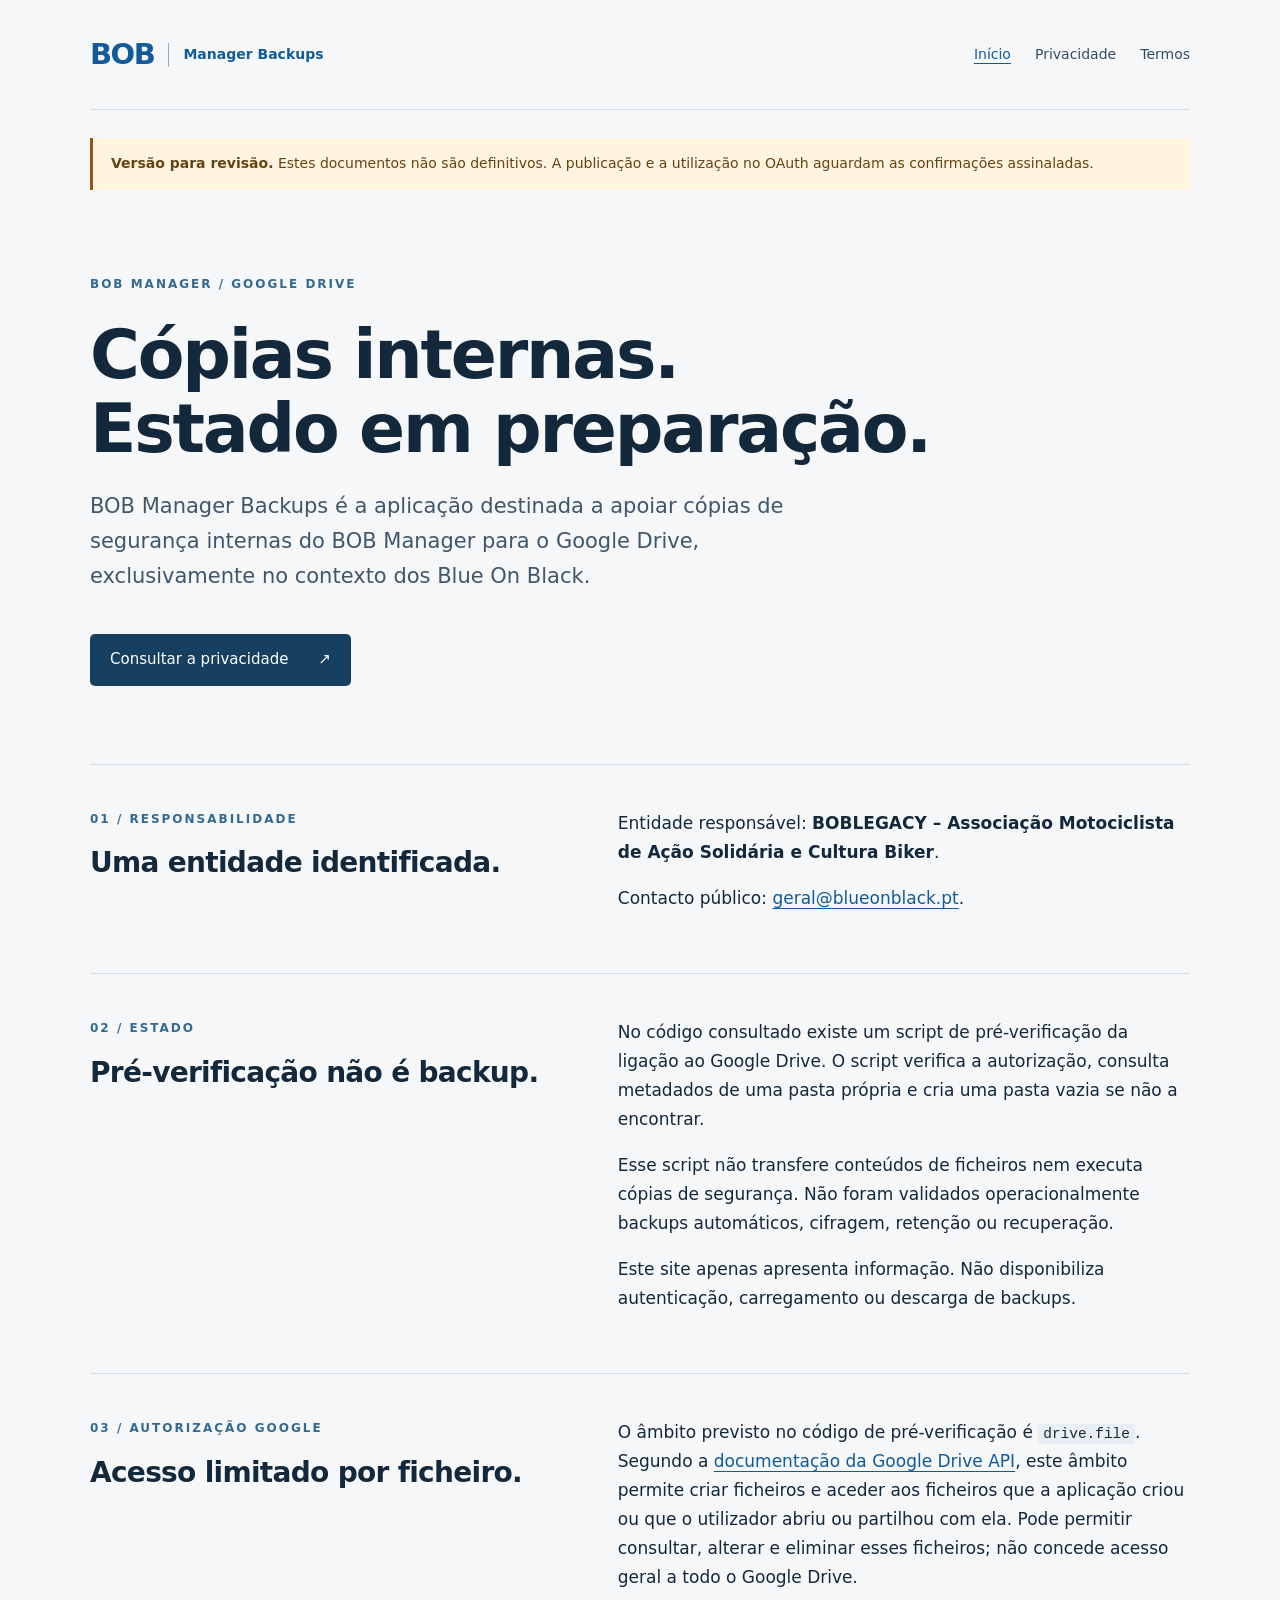
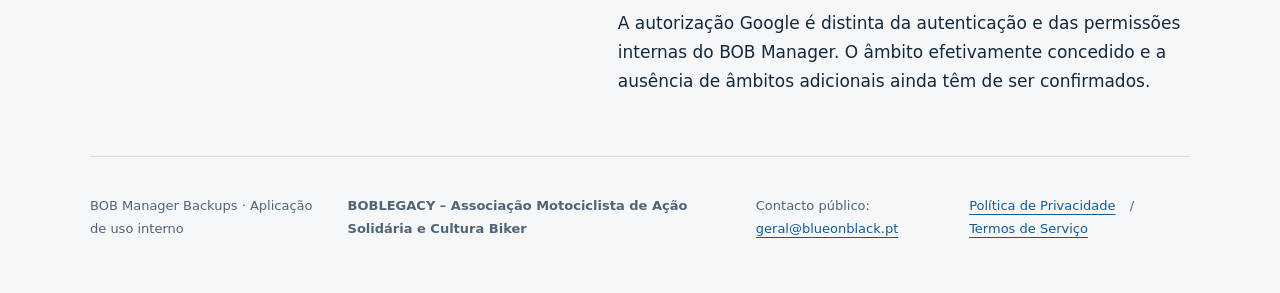
<file: docs/index.html>
<!doctype html>
<html lang="pt-PT">
<head>
  <meta charset="utf-8">
  <meta name="viewport" content="width=device-width, initial-scale=1">
  <meta name="robots" content="noindex, nofollow">
  <meta name="description" content="Informação para revisão sobre BOB Manager Backups, aplicação interna da BOBLEGACY para cópias de segurança no Google Drive.">
  <title>Apresentação · BOB Manager Backups</title>
  <link rel="stylesheet" href="./assets/style.css">
</head>
<body>
  <a class="skip" href="#conteudo">Saltar para o conteúdo</a>
  <header class="wrap">
    <a class="brand" href="./">BOB<span>Manager Backups</span></a>
    <nav aria-label="Navegação principal">
      <a href="./" aria-current="page">Início</a>
      <a href="./privacidade/">Privacidade</a>
      <a href="./termos/">Termos</a>
    </nav>
  </header>
  <main id="conteudo" class="wrap">
    <aside class="notice" aria-label="Estado do documento">
      <strong>Versão para revisão.</strong>
      Estes documentos não são definitivos. A publicação e a utilização no OAuth aguardam as confirmações assinaladas.
    </aside>
    <section class="hero">
      <p class="eyebrow">BOB MANAGER / GOOGLE DRIVE</p>
      <h1>Cópias internas.<br>Estado em preparação.</h1>
      <p class="lead">BOB Manager Backups é a aplicação destinada a apoiar cópias de segurança internas do BOB Manager para o Google Drive, exclusivamente no contexto dos Blue On Black.</p>
      <a class="button" href="./privacidade/">Consultar a privacidade <span aria-hidden="true">↗</span></a>
    </section>
    <section class="details" aria-labelledby="responsavel">
      <div>
        <p class="eyebrow">01 / RESPONSABILIDADE</p>
        <h2 id="responsavel">Uma entidade identificada.</h2>
      </div>
      <div>
        <p>Entidade responsável: <strong>BOBLEGACY – Associação Motociclista de Ação Solidária e Cultura Biker</strong>.</p>
        <p>Contacto público: <a href="mailto:geral@blueonblack.pt">geral@blueonblack.pt</a>.</p>
      </div>
    </section>
    <section class="details" aria-labelledby="estado">
      <div>
        <p class="eyebrow">02 / ESTADO</p>
        <h2 id="estado">Pré-verificação não é backup.</h2>
      </div>
      <div>
        <p>No código consultado existe um script de pré-verificação da ligação ao Google Drive. O script verifica a autorização, consulta metadados de uma pasta própria e cria uma pasta vazia se não a encontrar.</p>
        <p>Esse script não transfere conteúdos de ficheiros nem executa cópias de segurança. Não foram validados operacionalmente backups automáticos, cifragem, retenção ou recuperação.</p>
        <p>Este site apenas apresenta informação. Não disponibiliza autenticação, carregamento ou descarga de backups.</p>
      </div>
    </section>
    <section class="details" aria-labelledby="permissao">
      <div>
        <p class="eyebrow">03 / AUTORIZAÇÃO GOOGLE</p>
        <h2 id="permissao">Acesso limitado por ficheiro.</h2>
      </div>
      <div>
        <p>O âmbito previsto no código de pré-verificação é <code>drive.file</code>. Segundo a <a href="https://developers.google.com/workspace/drive/api/guides/api-specific-auth">documentação da Google Drive API</a>, este âmbito permite criar ficheiros e aceder aos ficheiros que a aplicação criou ou que o utilizador abriu ou partilhou com ela. Pode permitir consultar, alterar e eliminar esses ficheiros; não concede acesso geral a todo o Google Drive.</p>
        <p>A autorização Google é distinta da autenticação e das permissões internas do BOB Manager. O âmbito efetivamente concedido e a ausência de âmbitos adicionais ainda têm de ser confirmados.</p>
      </div>
    </section>
  </main>
  <footer class="wrap">
    <p>BOB Manager Backups · Aplicação de uso interno</p>
    <p><strong>BOBLEGACY – Associação Motociclista de Ação Solidária e Cultura Biker</strong></p>
    <p>Contacto público: <a href="mailto:geral@blueonblack.pt">geral@blueonblack.pt</a></p>
    <p><a href="./privacidade/">Política de Privacidade</a> <span aria-hidden="true">/</span> <a href="./termos/">Termos de Serviço</a></p>
  </footer>
</body>
</html>
</file>
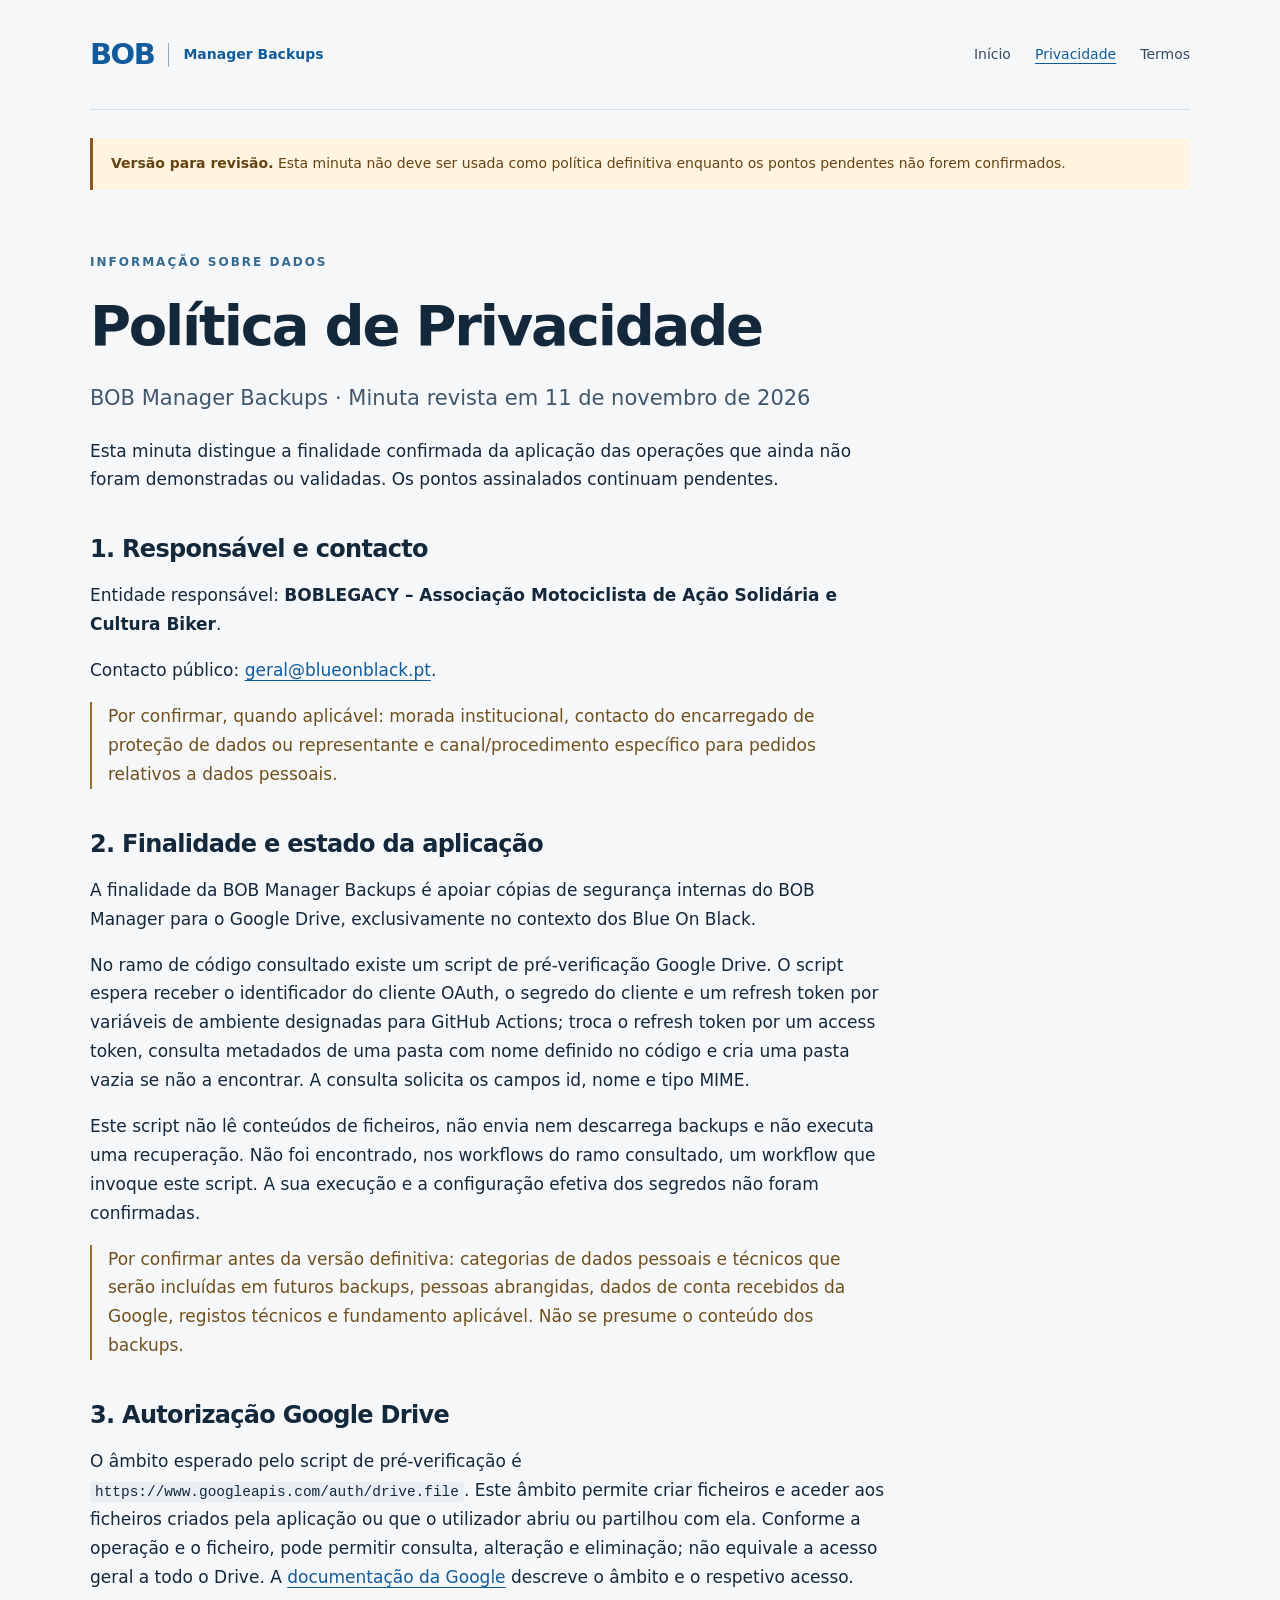
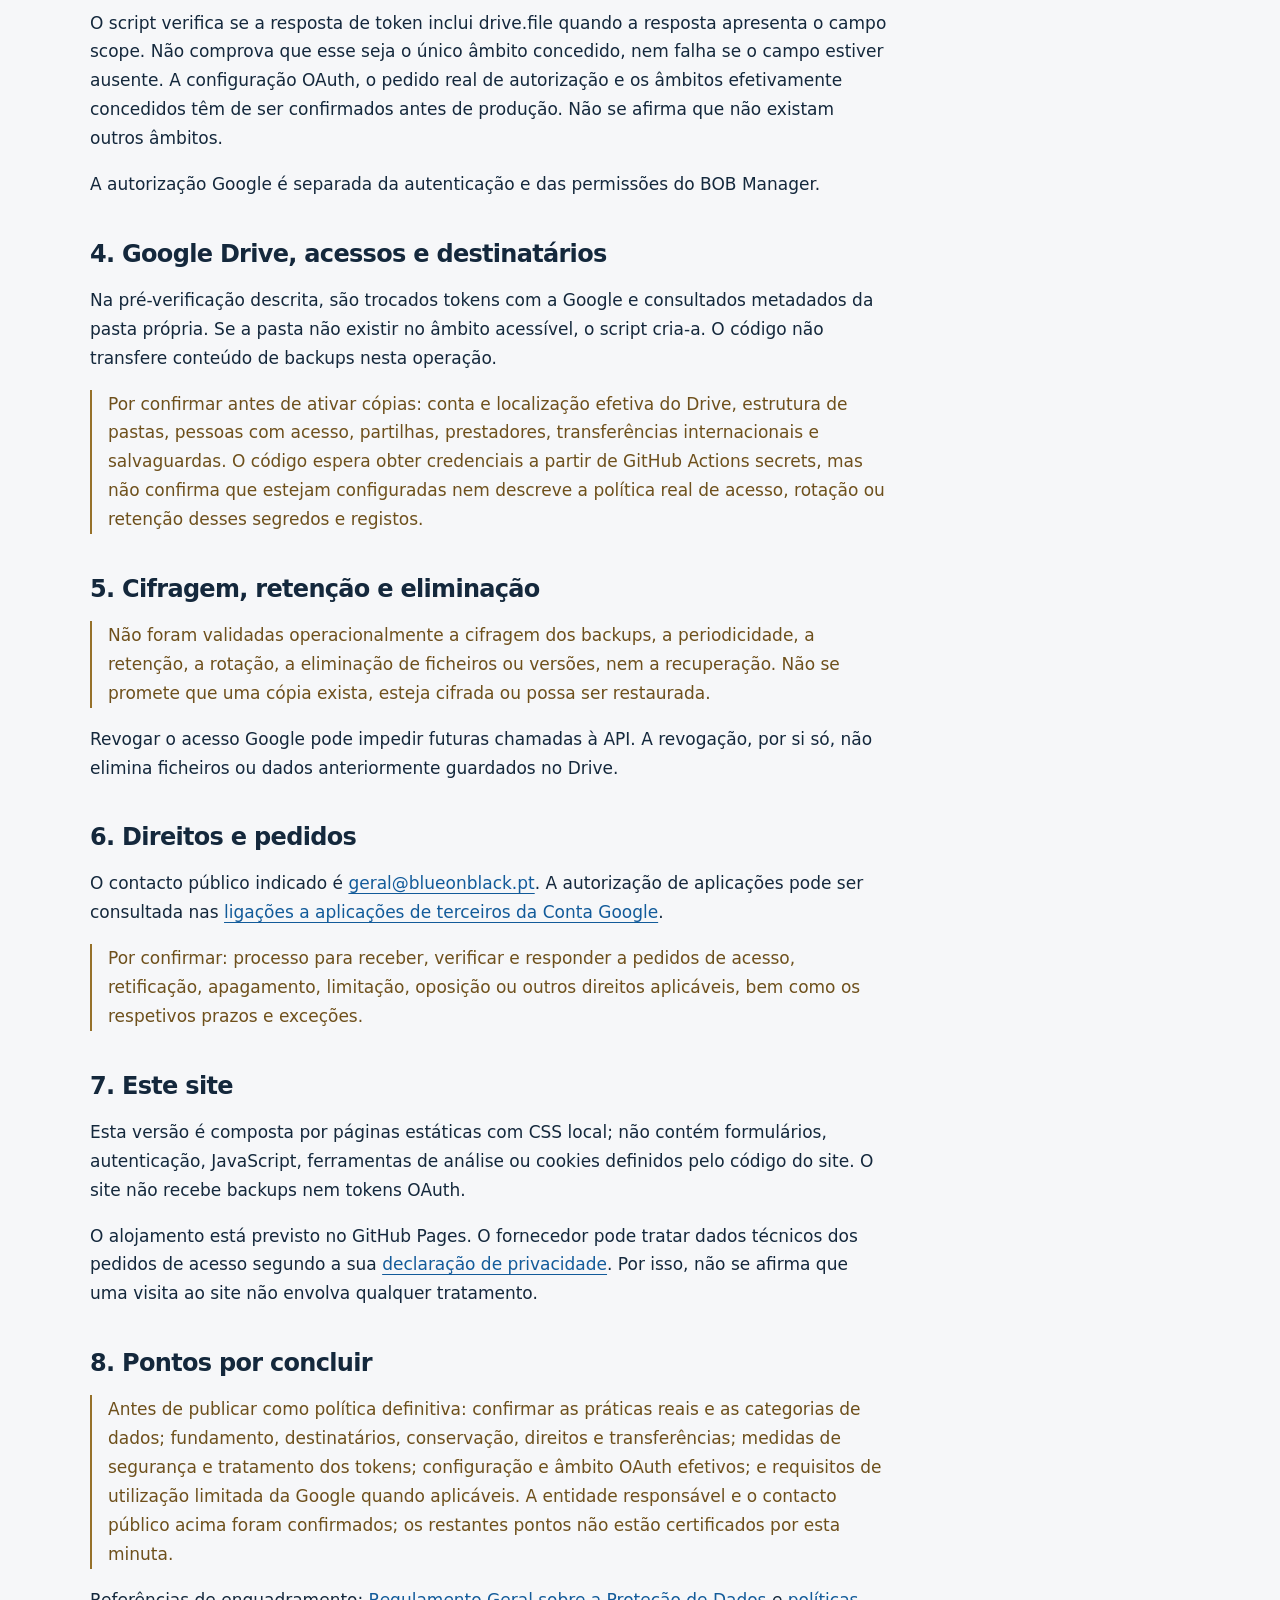
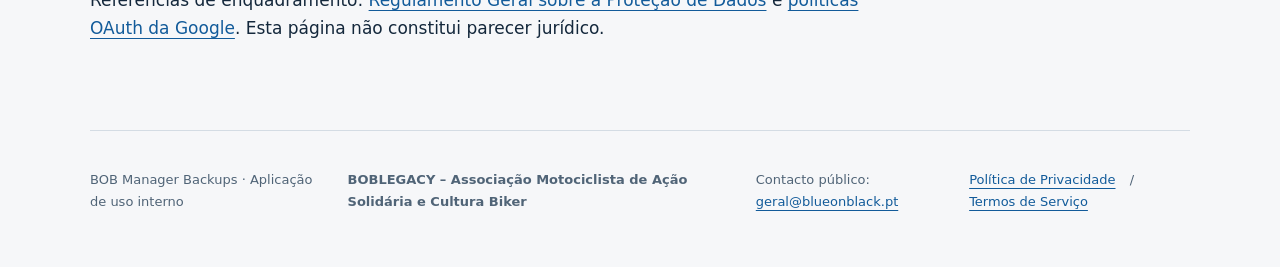
<file: docs/privacidade/index.html>
<!doctype html>
<html lang="pt-PT">
<head>
  <meta charset="utf-8">
  <meta name="viewport" content="width=device-width, initial-scale=1">
  <meta name="robots" content="noindex, nofollow">
  <meta name="description" content="Minuta de privacidade para revisão da aplicação interna BOB Manager Backups.">
  <title>Política de Privacidade · BOB Manager Backups</title>
  <link rel="stylesheet" href="../assets/style.css">
</head>
<body>
  <a class="skip" href="#conteudo">Saltar para o conteúdo</a>
  <header class="wrap">
    <a class="brand" href="../">BOB<span>Manager Backups</span></a>
    <nav aria-label="Navegação principal">
      <a href="../">Início</a>
      <a href="../privacidade/" aria-current="page">Privacidade</a>
      <a href="../termos/">Termos</a>
    </nav>
  </header>
  <main id="conteudo" class="wrap">
    <aside class="notice" aria-label="Estado do documento">
      <strong>Versão para revisão.</strong>
      Esta minuta não deve ser usada como política definitiva enquanto os pontos pendentes não forem confirmados.
    </aside>
    <article class="legal">
      <p class="eyebrow">INFORMAÇÃO SOBRE DADOS</p>
      <h1>Política de Privacidade</h1>
      <p class="lead">BOB Manager Backups · Minuta revista em 11 de novembro de 2026</p>
      <p>Esta minuta distingue a finalidade confirmada da aplicação das operações que ainda não foram demonstradas ou validadas. Os pontos assinalados continuam pendentes.</p>

      <h2>1. Responsável e contacto</h2>
      <p>Entidade responsável: <strong>BOBLEGACY – Associação Motociclista de Ação Solidária e Cultura Biker</strong>.</p>
      <p>Contacto público: <a href="mailto:geral@blueonblack.pt">geral@blueonblack.pt</a>.</p>
      <p class="pending">Por confirmar, quando aplicável: morada institucional, contacto do encarregado de proteção de dados ou representante e canal/procedimento específico para pedidos relativos a dados pessoais.</p>

      <h2>2. Finalidade e estado da aplicação</h2>
      <p>A finalidade da BOB Manager Backups é apoiar cópias de segurança internas do BOB Manager para o Google Drive, exclusivamente no contexto dos Blue On Black.</p>
      <p>No ramo de código consultado existe um script de pré-verificação Google Drive. O script espera receber o identificador do cliente OAuth, o segredo do cliente e um refresh token por variáveis de ambiente designadas para GitHub Actions; troca o refresh token por um access token, consulta metadados de uma pasta com nome definido no código e cria uma pasta vazia se não a encontrar. A consulta solicita os campos id, nome e tipo MIME.</p>
      <p>Este script não lê conteúdos de ficheiros, não envia nem descarrega backups e não executa uma recuperação. Não foi encontrado, nos workflows do ramo consultado, um workflow que invoque este script. A sua execução e a configuração efetiva dos segredos não foram confirmadas.</p>
      <p class="pending">Por confirmar antes da versão definitiva: categorias de dados pessoais e técnicos que serão incluídas em futuros backups, pessoas abrangidas, dados de conta recebidos da Google, registos técnicos e fundamento aplicável. Não se presume o conteúdo dos backups.</p>

      <h2>3. Autorização Google Drive</h2>
      <p>O âmbito esperado pelo script de pré-verificação é <code>https://www.googleapis.com/auth/drive.file</code>. Este âmbito permite criar ficheiros e aceder aos ficheiros criados pela aplicação ou que o utilizador abriu ou partilhou com ela. Conforme a operação e o ficheiro, pode permitir consulta, alteração e eliminação; não equivale a acesso geral a todo o Drive. A <a href="https://developers.google.com/workspace/drive/api/guides/api-specific-auth">documentação da Google</a> descreve o âmbito e o respetivo acesso.</p>
      <p>O script verifica se a resposta de token inclui drive.file quando a resposta apresenta o campo scope. Não comprova que esse seja o único âmbito concedido, nem falha se o campo estiver ausente. A configuração OAuth, o pedido real de autorização e os âmbitos efetivamente concedidos têm de ser confirmados antes de produção. Não se afirma que não existam outros âmbitos.</p>
      <p>A autorização Google é separada da autenticação e das permissões do BOB Manager.</p>

      <h2>4. Google Drive, acessos e destinatários</h2>
      <p>Na pré-verificação descrita, são trocados tokens com a Google e consultados metadados da pasta própria. Se a pasta não existir no âmbito acessível, o script cria-a. O código não transfere conteúdo de backups nesta operação.</p>
      <p class="pending">Por confirmar antes de ativar cópias: conta e localização efetiva do Drive, estrutura de pastas, pessoas com acesso, partilhas, prestadores, transferências internacionais e salvaguardas. O código espera obter credenciais a partir de GitHub Actions secrets, mas não confirma que estejam configuradas nem descreve a política real de acesso, rotação ou retenção desses segredos e registos.</p>

      <h2>5. Cifragem, retenção e eliminação</h2>
      <p class="pending">Não foram validadas operacionalmente a cifragem dos backups, a periodicidade, a retenção, a rotação, a eliminação de ficheiros ou versões, nem a recuperação. Não se promete que uma cópia exista, esteja cifrada ou possa ser restaurada.</p>
      <p>Revogar o acesso Google pode impedir futuras chamadas à API. A revogação, por si só, não elimina ficheiros ou dados anteriormente guardados no Drive.</p>

      <h2>6. Direitos e pedidos</h2>
      <p>O contacto público indicado é <a href="mailto:geral@blueonblack.pt">geral@blueonblack.pt</a>. A autorização de aplicações pode ser consultada nas <a href="https://myaccount.google.com/connections">ligações a aplicações de terceiros da Conta Google</a>.</p>
      <p class="pending">Por confirmar: processo para receber, verificar e responder a pedidos de acesso, retificação, apagamento, limitação, oposição ou outros direitos aplicáveis, bem como os respetivos prazos e exceções.</p>

      <h2>7. Este site</h2>
      <p>Esta versão é composta por páginas estáticas com CSS local; não contém formulários, autenticação, JavaScript, ferramentas de análise ou cookies definidos pelo código do site. O site não recebe backups nem tokens OAuth.</p>
      <p>O alojamento está previsto no GitHub Pages. O fornecedor pode tratar dados técnicos dos pedidos de acesso segundo a sua <a href="https://docs.github.com/en/site-policy/privacy-policies/github-general-privacy-statement">declaração de privacidade</a>. Por isso, não se afirma que uma visita ao site não envolva qualquer tratamento.</p>

      <h2>8. Pontos por concluir</h2>
      <p class="pending">Antes de publicar como política definitiva: confirmar as práticas reais e as categorias de dados; fundamento, destinatários, conservação, direitos e transferências; medidas de segurança e tratamento dos tokens; configuração e âmbito OAuth efetivos; e requisitos de utilização limitada da Google quando aplicáveis. A entidade responsável e o contacto público acima foram confirmados; os restantes pontos não estão certificados por esta minuta.</p>
      <p>Referências de enquadramento: <a href="https://eur-lex.europa.eu/eli/reg/2016/679/oj/eng/">Regulamento Geral sobre a Proteção de Dados</a> e <a href="https://developers.google.com/identity/protocols/oauth2/policies">políticas OAuth da Google</a>. Esta página não constitui parecer jurídico.</p>
    </article>
  </main>
  <footer class="wrap">
    <p>BOB Manager Backups · Aplicação de uso interno</p>
    <p><strong>BOBLEGACY – Associação Motociclista de Ação Solidária e Cultura Biker</strong></p>
    <p>Contacto público: <a href="mailto:geral@blueonblack.pt">geral@blueonblack.pt</a></p>
    <p><a href="../privacidade/">Política de Privacidade</a> <span aria-hidden="true">/</span> <a href="../termos/">Termos de Serviço</a></p>
  </footer>
</body>
</html>
</file>
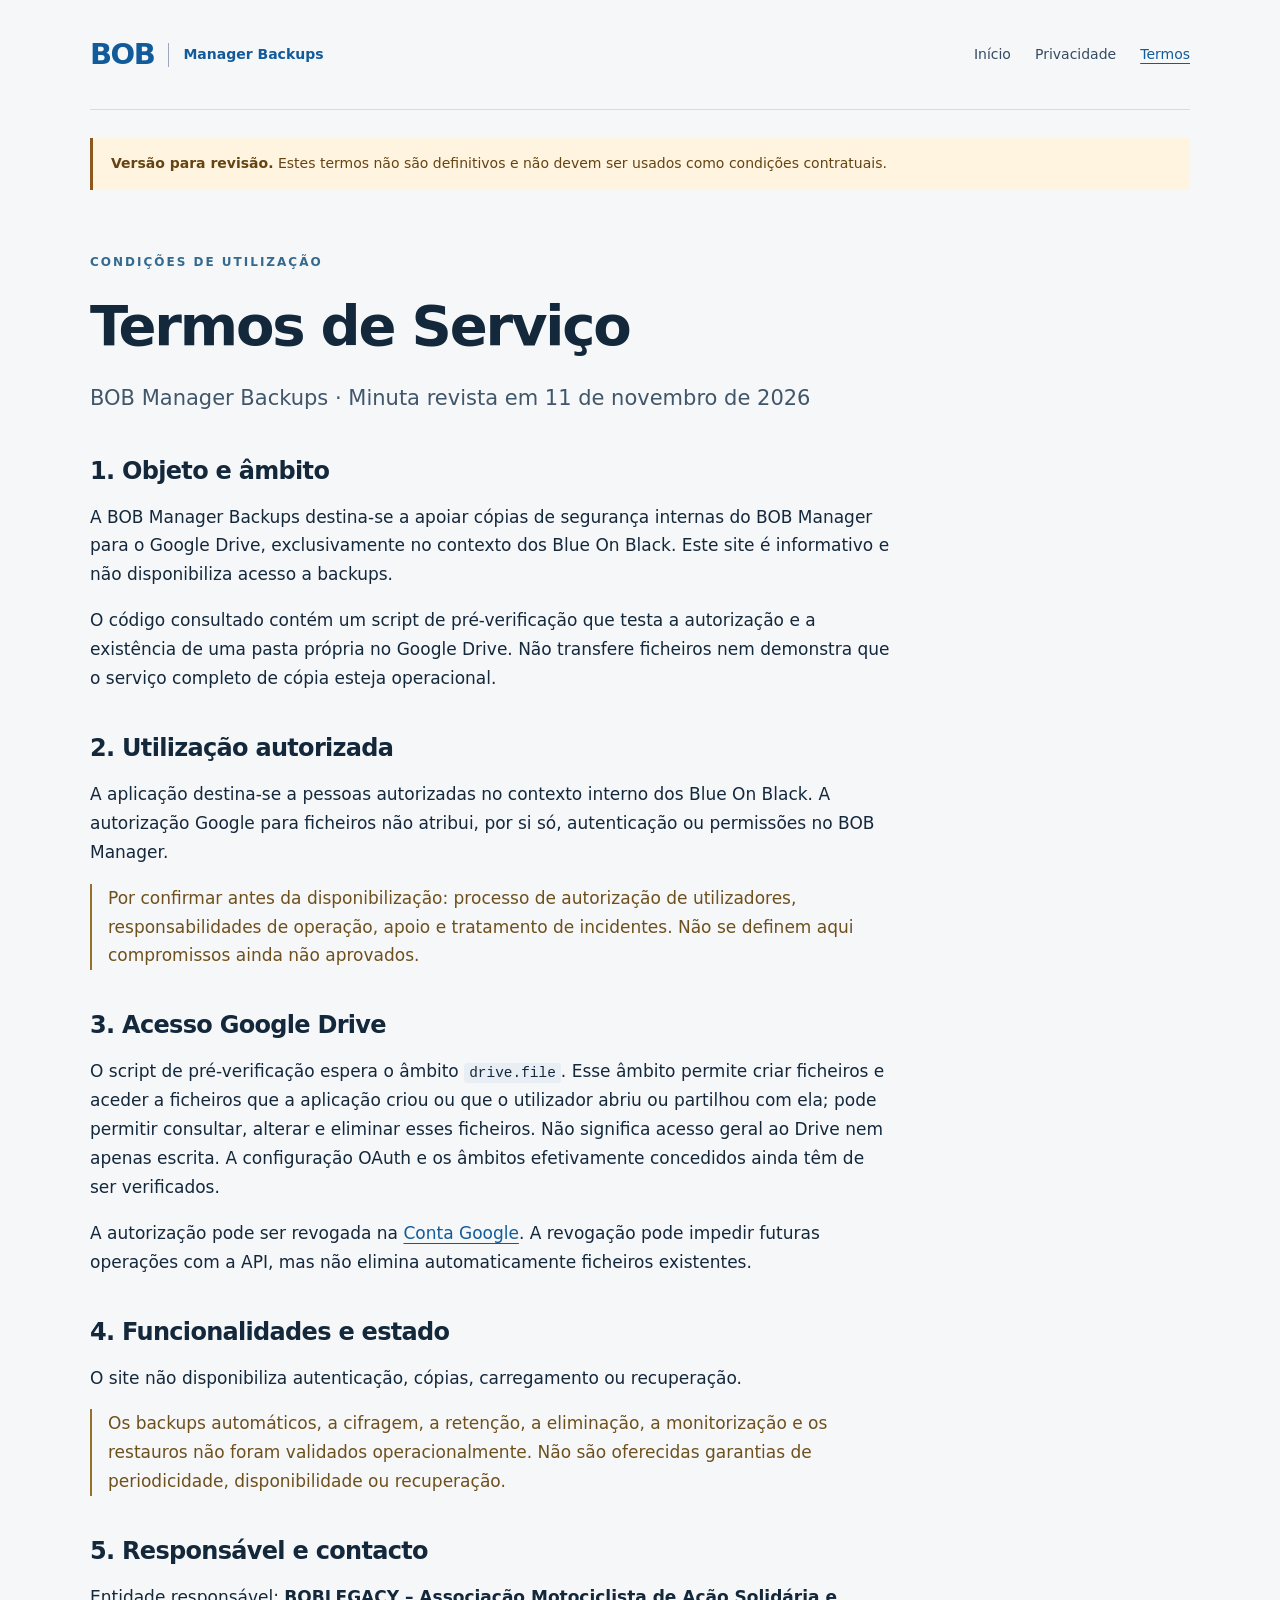
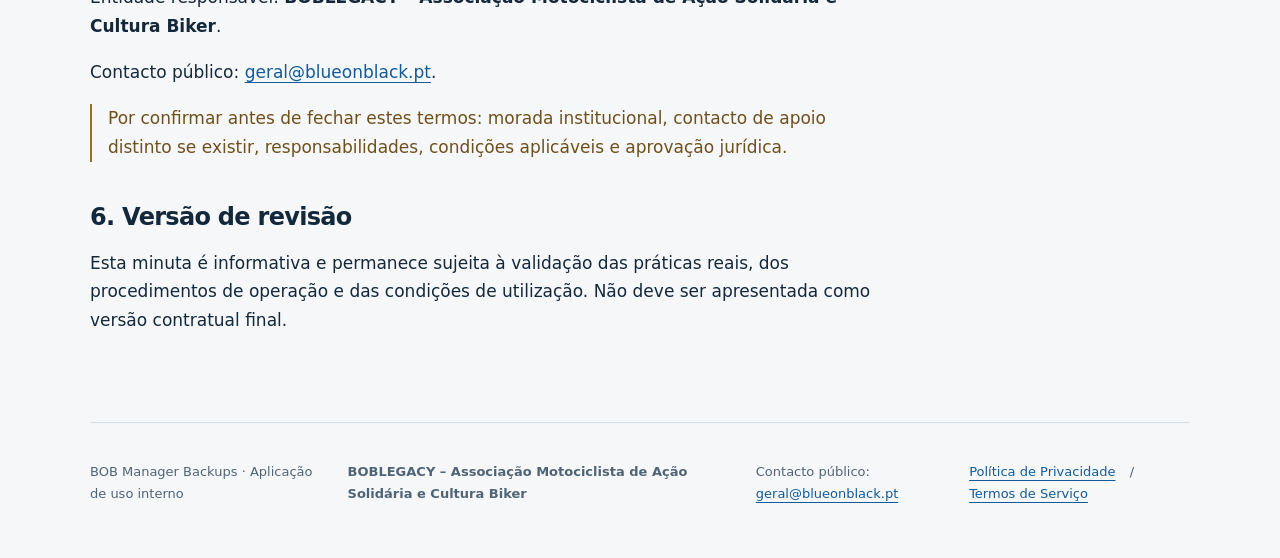
<file: docs/termos/index.html>
<!doctype html>
<html lang="pt-PT">
<head>
  <meta charset="utf-8">
  <meta name="viewport" content="width=device-width, initial-scale=1">
  <meta name="robots" content="noindex, nofollow">
  <meta name="description" content="Minuta de termos para revisão da aplicação interna BOB Manager Backups.">
  <title>Termos de Serviço · BOB Manager Backups</title>
  <link rel="stylesheet" href="../assets/style.css">
</head>
<body>
  <a class="skip" href="#conteudo">Saltar para o conteúdo</a>
  <header class="wrap">
    <a class="brand" href="../">BOB<span>Manager Backups</span></a>
    <nav aria-label="Navegação principal">
      <a href="../">Início</a>
      <a href="../privacidade/">Privacidade</a>
      <a href="../termos/" aria-current="page">Termos</a>
    </nav>
  </header>
  <main id="conteudo" class="wrap">
    <aside class="notice" aria-label="Estado do documento">
      <strong>Versão para revisão.</strong>
      Estes termos não são definitivos e não devem ser usados como condições contratuais.
    </aside>
    <article class="legal">
      <p class="eyebrow">CONDIÇÕES DE UTILIZAÇÃO</p>
      <h1>Termos de Serviço</h1>
      <p class="lead">BOB Manager Backups · Minuta revista em 11 de novembro de 2026</p>

      <h2>1. Objeto e âmbito</h2>
      <p>A BOB Manager Backups destina-se a apoiar cópias de segurança internas do BOB Manager para o Google Drive, exclusivamente no contexto dos Blue On Black. Este site é informativo e não disponibiliza acesso a backups.</p>
      <p>O código consultado contém um script de pré-verificação que testa a autorização e a existência de uma pasta própria no Google Drive. Não transfere ficheiros nem demonstra que o serviço completo de cópia esteja operacional.</p>

      <h2>2. Utilização autorizada</h2>
      <p>A aplicação destina-se a pessoas autorizadas no contexto interno dos Blue On Black. A autorização Google para ficheiros não atribui, por si só, autenticação ou permissões no BOB Manager.</p>
      <p class="pending">Por confirmar antes da disponibilização: processo de autorização de utilizadores, responsabilidades de operação, apoio e tratamento de incidentes. Não se definem aqui compromissos ainda não aprovados.</p>

      <h2>3. Acesso Google Drive</h2>
      <p>O script de pré-verificação espera o âmbito <code>drive.file</code>. Esse âmbito permite criar ficheiros e aceder a ficheiros que a aplicação criou ou que o utilizador abriu ou partilhou com ela; pode permitir consultar, alterar e eliminar esses ficheiros. Não significa acesso geral ao Drive nem apenas escrita. A configuração OAuth e os âmbitos efetivamente concedidos ainda têm de ser verificados.</p>
      <p>A autorização pode ser revogada na <a href="https://myaccount.google.com/connections">Conta Google</a>. A revogação pode impedir futuras operações com a API, mas não elimina automaticamente ficheiros existentes.</p>

      <h2>4. Funcionalidades e estado</h2>
      <p>O site não disponibiliza autenticação, cópias, carregamento ou recuperação.</p>
      <p class="pending">Os backups automáticos, a cifragem, a retenção, a eliminação, a monitorização e os restauros não foram validados operacionalmente. Não são oferecidas garantias de periodicidade, disponibilidade ou recuperação.</p>

      <h2>5. Responsável e contacto</h2>
      <p>Entidade responsável: <strong>BOBLEGACY – Associação Motociclista de Ação Solidária e Cultura Biker</strong>.</p>
      <p>Contacto público: <a href="mailto:geral@blueonblack.pt">geral@blueonblack.pt</a>.</p>
      <p class="pending">Por confirmar antes de fechar estes termos: morada institucional, contacto de apoio distinto se existir, responsabilidades, condições aplicáveis e aprovação jurídica.</p>

      <h2>6. Versão de revisão</h2>
      <p>Esta minuta é informativa e permanece sujeita à validação das práticas reais, dos procedimentos de operação e das condições de utilização. Não deve ser apresentada como versão contratual final.</p>
    </article>
  </main>
  <footer class="wrap">
    <p>BOB Manager Backups · Aplicação de uso interno</p>
    <p><strong>BOBLEGACY – Associação Motociclista de Ação Solidária e Cultura Biker</strong></p>
    <p>Contacto público: <a href="mailto:geral@blueonblack.pt">geral@blueonblack.pt</a></p>
    <p><a href="../privacidade/">Política de Privacidade</a> <span aria-hidden="true">/</span> <a href="../termos/">Termos de Serviço</a></p>
  </footer>
</body>
</html>
</file>
<file: docs/assets/style.css>
*{box-sizing:border-box}html{color-scheme:light;scroll-behavior:smooth}body{margin:0;background:#f6f7f9;color:#14283c;font:17px/1.7 system-ui,-apple-system,BlinkMacSystemFont,"Segoe UI",sans-serif}.wrap{width:min(1100px,calc(100% - 48px));margin:auto}header{display:flex;align-items:center;justify-content:space-between;gap:28px;padding:30px 0;border-bottom:1px solid #d4dce4}.brand{display:flex;align-items:center;gap:14px;font-size:29px;font-weight:800;text-decoration:none;letter-spacing:-1.5px}.brand span{border-left:1px solid #9aaabd;padding-left:14px;font-size:14px;font-weight:600;letter-spacing:0}a{color:#125b9a;text-underline-offset:4px}nav{display:flex;gap:24px}nav a{font-size:14px;text-decoration:none;color:#354b61}nav a[aria-current]{text-decoration:underline;color:#125b9a}a:focus-visible{outline:3px solid #007aa8;outline-offset:5px}.skip{position:absolute;left:20px;top:-100px;background:white;padding:8px;z-index:10}.skip:focus{top:10px}.notice{margin-top:28px;border-left:3px solid #8c581b;background:#fff4df;padding:14px 18px;color:#654312;font-size:14px}.hero{padding:72px 0 78px;max-width:850px}.eyebrow{font-size:12px;letter-spacing:2px;font-weight:750;color:#346a8f}h1{font-size:clamp(38px,5.5vw,68px);letter-spacing:-2.2px;line-height:1.08;margin:24px 0}h2{font-size:28px;letter-spacing:-.7px;line-height:1.25;margin:16px 0}.lead{font-size:21px;line-height:1.65;max-width:730px;color:#40566a}.button{display:inline-flex;gap:30px;margin-top:20px;background:#173f60;color:white;text-decoration:none;padding:13px 20px;border-radius:5px;font-size:15px}.button:hover{background:#0f2d46}.details{display:grid;grid-template-columns:1fr 1.25fr;gap:70px;padding:44px 0;border-top:1px solid #d4dce4}.details p:first-child{margin-top:0}code{font-size:.85em;overflow-wrap:anywhere;background:#e8eef3;padding:2px 5px;border-radius:3px}.pending{border-left:2px solid #96712a;padding-left:16px;color:#6e501c}.legal{max-width:800px;padding:50px 0 70px}.legal h1{font-size:clamp(36px,5vw,56px)}.legal h2{margin-top:40px;font-size:24px}footer{border-top:1px solid #d4dce4;display:flex;justify-content:space-between;gap:20px;padding:25px 0 40px;font-size:13px;color:#506477}footer span{margin:0 10px}@media(max-width:650px){.wrap{width:calc(100% - 36px)}header{align-items:flex-start;flex-direction:column;gap:18px;padding:23px 0}nav{gap:22px}.hero{padding:45px 0 50px}h1{letter-spacing:-1.3px}.lead{font-size:19px}.details{grid-template-columns:1fr;gap:16px;padding:30px 0}footer{flex-direction:column;gap:0}.legal{padding-top:30px}}@media(prefers-reduced-motion:reduce){html{scroll-behavior:auto}}
</file>
